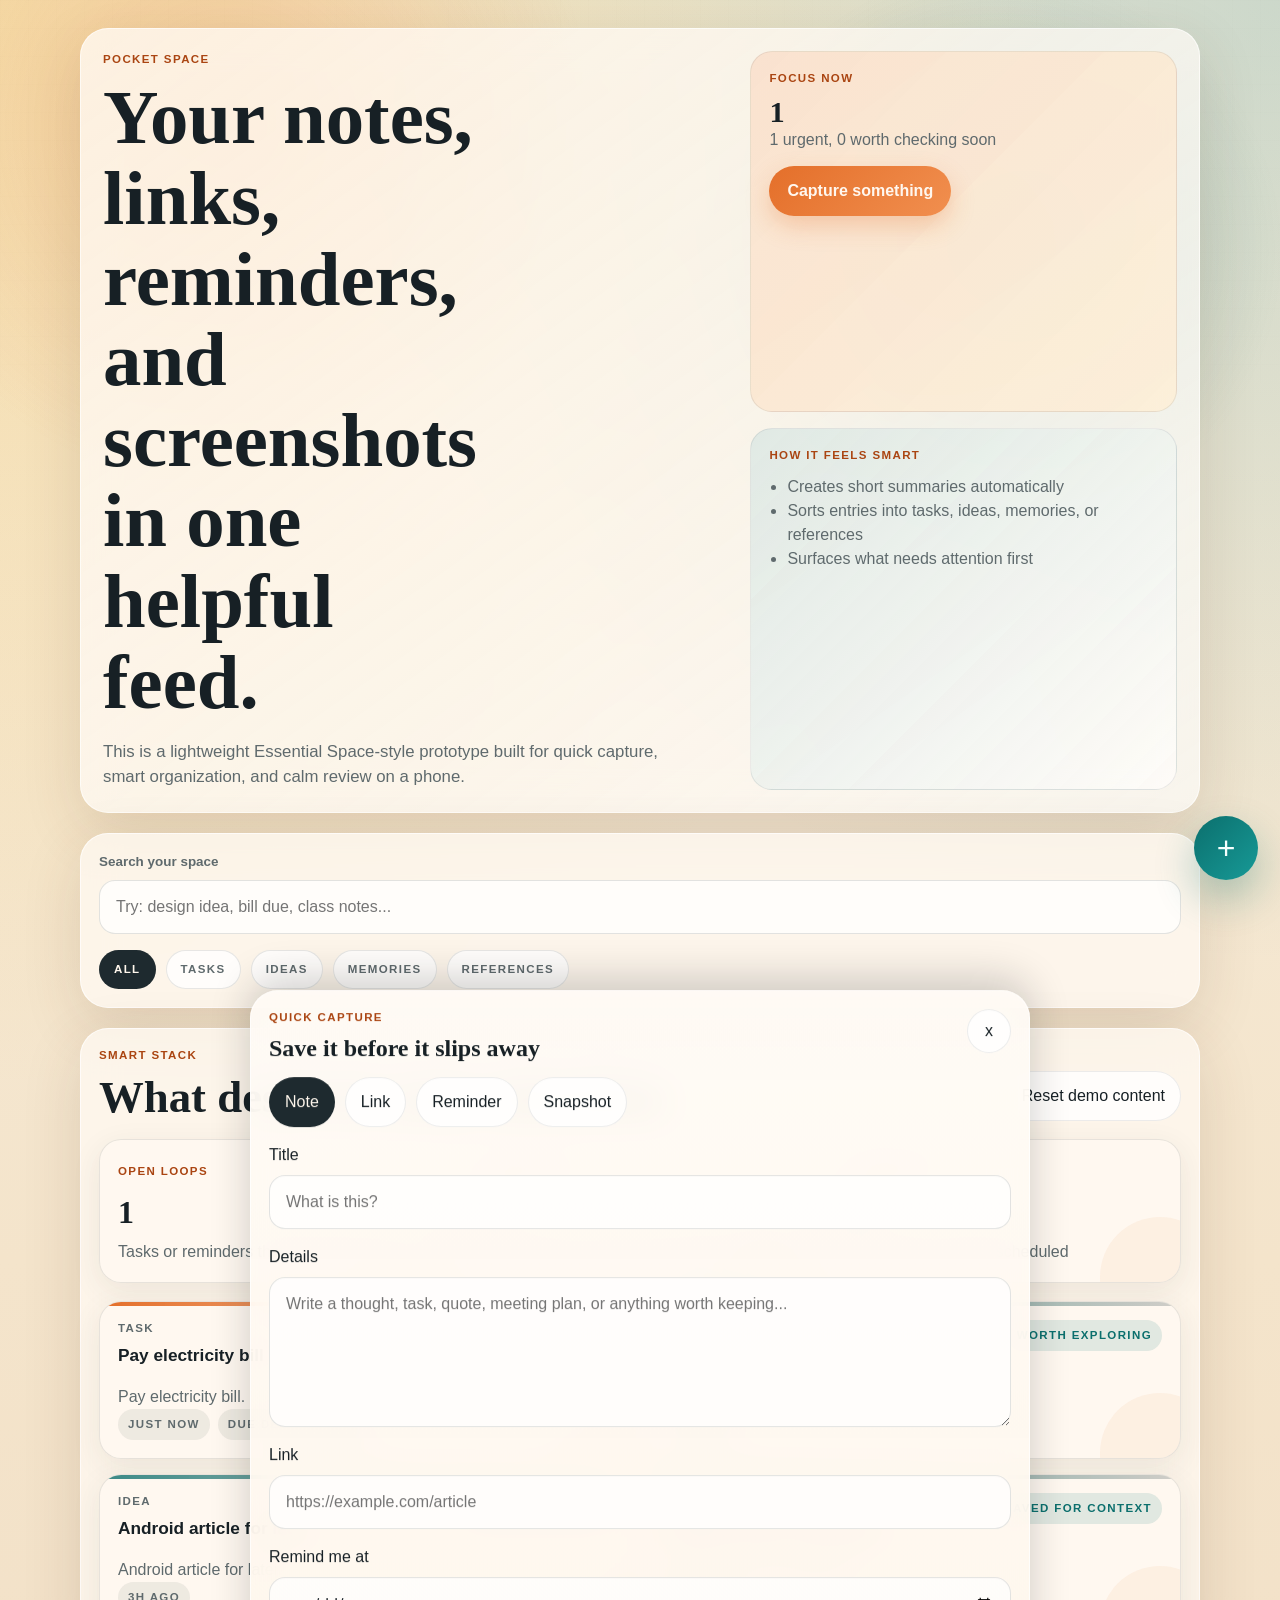
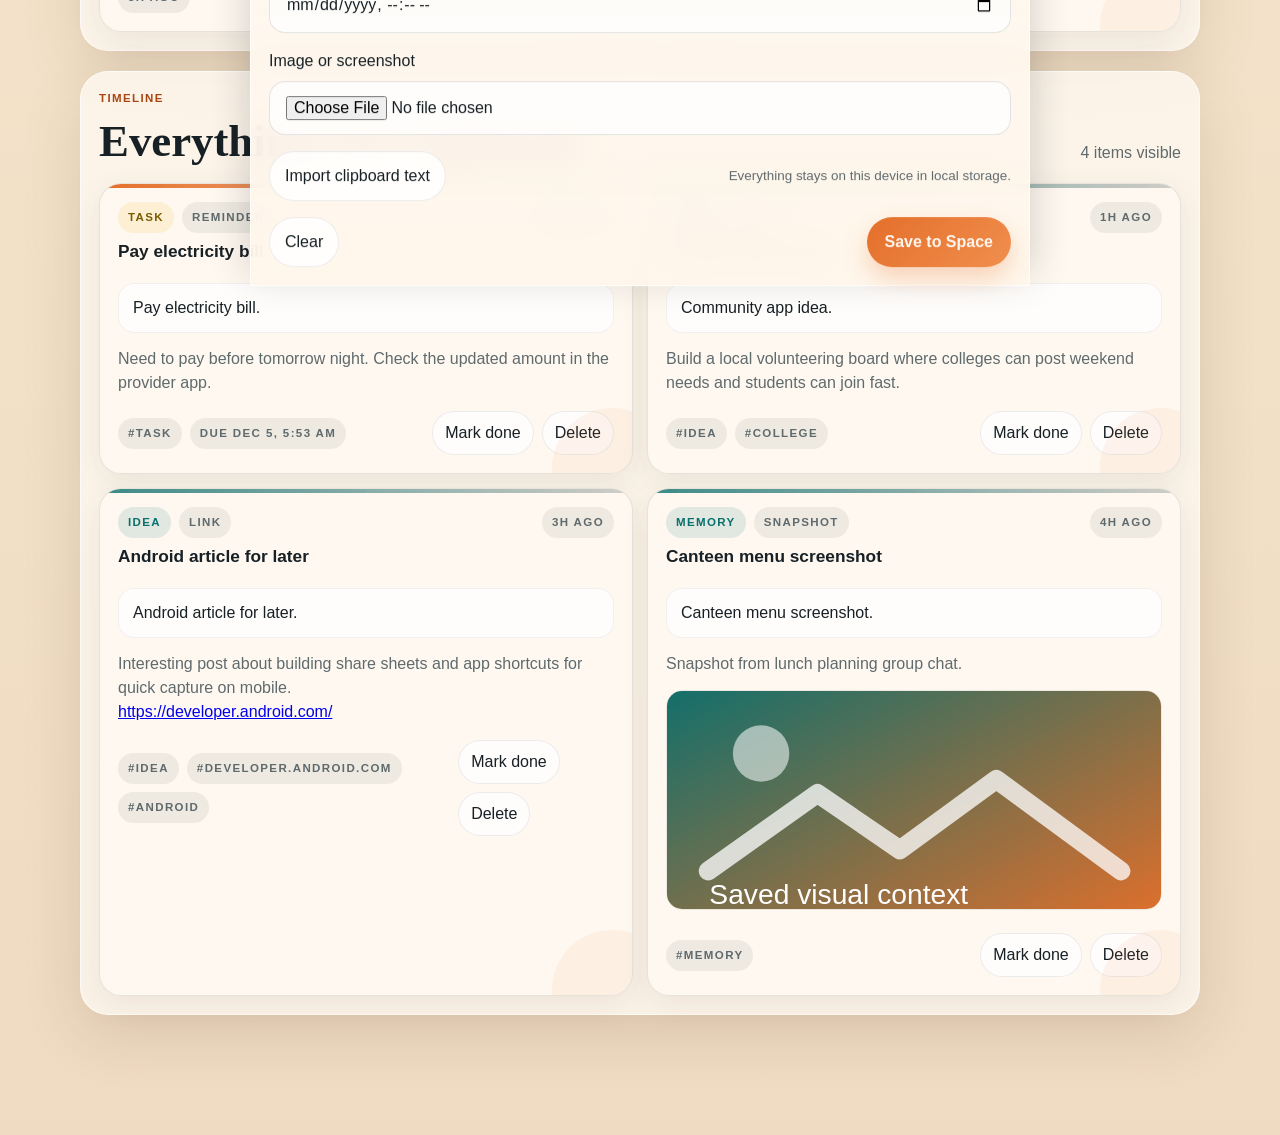
<file: index.html>
<!doctype html>
<html lang="en">
  <head>
    <meta charset="utf-8">
    <meta name="viewport" content="width=device-width, initial-scale=1">
    <meta name="theme-color" content="#e46f2a">
    <meta
      name="description"
      content="Pocket Space is a mobile-first capture board that turns notes, links, reminders, and screenshots into a useful personal feed."
    >
    <link rel="manifest" href="manifest.webmanifest">
    <link rel="icon" href="assets/icon.svg" type="image/svg+xml">
    <link rel="stylesheet" href="styles.css">
    <title>Pocket Space</title>
  </head>
  <body>
    <div class="ambient ambient-a" aria-hidden="true"></div>
    <div class="ambient ambient-b" aria-hidden="true"></div>
    <div class="ambient-grid" aria-hidden="true"></div>

    <main class="app-shell">
      <header class="hero">
        <div class="brand-lockup">
          <p class="brand-pill">Pocket Space</p>
          <h1>Your notes, links, reminders, and screenshots in one helpful feed.</h1>
          <p class="hero-copy">
            This is a lightweight Essential Space-style prototype built for quick capture,
            smart organization, and calm review on a phone.
          </p>
        </div>

        <div class="hero-panels">
          <section class="hero-card hero-card-primary">
            <p class="eyebrow">Focus now</p>
            <div id="focusSummary" class="focus-summary"></div>
            <button id="openComposer" class="primary-button" type="button">Capture something</button>
          </section>

          <section class="hero-card hero-card-secondary">
            <p class="eyebrow">How it feels smart</p>
            <ul class="feature-list">
              <li>Creates short summaries automatically</li>
              <li>Sorts entries into tasks, ideas, memories, or references</li>
              <li>Surfaces what needs attention first</li>
            </ul>
          </section>
        </div>
      </header>

      <section class="command-strip">
        <label class="search-field" for="searchInput">
          <span>Search your space</span>
          <input
            id="searchInput"
            type="search"
            placeholder="Try: design idea, bill due, class notes..."
            autocomplete="off"
          >
        </label>

        <div id="filterBar" class="filter-bar" role="tablist" aria-label="Item filters"></div>
      </section>

      <section class="dashboard">
        <div class="dashboard-head">
          <div>
            <p class="section-label">Smart Stack</p>
            <h2>What deserves your attention</h2>
          </div>
          <button id="seedButton" class="ghost-button" type="button">Reset demo content</button>
        </div>

        <div id="highlights" class="highlights"></div>
        <div id="focusList" class="focus-list"></div>
      </section>

      <section class="timeline-shell">
        <div class="dashboard-head">
          <div>
            <p class="section-label">Timeline</p>
            <h2>Everything you captured</h2>
          </div>
          <p id="resultCount" class="result-count"></p>
        </div>

        <div id="timeline" class="timeline"></div>
      </section>
    </main>

    <button id="fabButton" class="fab" type="button" aria-label="Capture something new">
      +
    </button>

    <div id="sheetBackdrop" class="sheet-backdrop" hidden></div>

    <section id="composerSheet" class="composer-sheet" aria-hidden="true">
      <form id="captureForm" class="capture-form">
        <div class="composer-head">
          <div>
            <p class="section-label">Quick capture</p>
            <h2>Save it before it slips away</h2>
          </div>
          <button id="closeComposer" class="icon-button" type="button" aria-label="Close composer">
            x
          </button>
        </div>

        <div class="capture-type-bar" role="tablist" aria-label="Capture type">
          <button class="capture-type is-active" data-capture-type="note" type="button">Note</button>
          <button class="capture-type" data-capture-type="link" type="button">Link</button>
          <button class="capture-type" data-capture-type="reminder" type="button">Reminder</button>
          <button class="capture-type" data-capture-type="image" type="button">Snapshot</button>
        </div>

        <label class="field">
          <span>Title</span>
          <input name="title" type="text" maxlength="120" placeholder="What is this?" required>
        </label>

        <label class="field">
          <span>Details</span>
          <textarea
            name="content"
            rows="5"
            maxlength="1600"
            placeholder="Write a thought, task, quote, meeting plan, or anything worth keeping..."
          ></textarea>
        </label>

        <label class="field conditional-field" data-visible-for="link" hidden>
          <span>Link</span>
          <input name="url" type="url" placeholder="https://example.com/article">
        </label>

        <label class="field conditional-field" data-visible-for="reminder" hidden>
          <span>Remind me at</span>
          <input name="remindAt" type="datetime-local">
        </label>

        <label class="field conditional-field" data-visible-for="image" hidden>
          <span>Image or screenshot</span>
          <input name="image" type="file" accept="image/*">
        </label>

        <div class="utility-row">
          <button id="clipboardButton" class="ghost-button" type="button">Import clipboard text</button>
          <p class="helper-text">Everything stays on this device in local storage.</p>
        </div>

        <div class="composer-actions">
          <button class="ghost-button" id="clearFormButton" type="reset">Clear</button>
          <button class="primary-button" type="submit">Save to Space</button>
        </div>
      </form>
    </section>

    <script src="app.js" defer></script>
  </body>
</html>
</file>
<file: styles.css>
:root {
  --bg: #f6ead6;
  --surface: rgba(255, 250, 244, 0.76);
  --surface-strong: rgba(255, 249, 241, 0.94);
  --surface-dark: #1e2a2f;
  --text: #172025;
  --muted: #5f6a6d;
  --line: rgba(23, 32, 37, 0.12);
  --accent: #e46f2a;
  --accent-deep: #aa4512;
  --accent-soft: rgba(228, 111, 42, 0.14);
  --teal: #0b6f6d;
  --teal-soft: rgba(11, 111, 109, 0.12);
  --sun: #f3b83b;
  --shadow: 0 18px 60px rgba(87, 51, 26, 0.14);
  --radius-xl: 28px;
  --radius-lg: 22px;
  --radius-md: 16px;
  --body-font: "Trebuchet MS", "Segoe UI Variable Text", "Gill Sans", sans-serif;
  --display-font: "Georgia", "Palatino Linotype", serif;
}

* {
  box-sizing: border-box;
}

html {
  scroll-behavior: smooth;
}

body {
  margin: 0;
  min-height: 100vh;
  background:
    radial-gradient(circle at top left, rgba(243, 184, 59, 0.32), transparent 36%),
    radial-gradient(circle at top right, rgba(11, 111, 109, 0.18), transparent 32%),
    linear-gradient(180deg, #f7efdf 0%, #f4e4cb 46%, #efdbc2 100%);
  color: var(--text);
  font-family: var(--body-font);
  line-height: 1.5;
  overflow-x: hidden;
}

button,
input,
textarea {
  font: inherit;
}

button {
  cursor: pointer;
}

.ambient,
.ambient-grid {
  position: fixed;
  inset: 0;
  pointer-events: none;
}

.ambient-a {
  background: radial-gradient(circle at 18% 14%, rgba(228, 111, 42, 0.2), transparent 28%);
  animation: drift 14s ease-in-out infinite alternate;
}

.ambient-b {
  background: radial-gradient(circle at 78% 28%, rgba(11, 111, 109, 0.18), transparent 24%);
  animation: drift 18s ease-in-out infinite alternate-reverse;
}

.ambient-grid {
  opacity: 0.26;
  background-image:
    linear-gradient(rgba(23, 32, 37, 0.04) 1px, transparent 1px),
    linear-gradient(90deg, rgba(23, 32, 37, 0.04) 1px, transparent 1px);
  background-size: 28px 28px;
  mask-image: linear-gradient(180deg, rgba(0, 0, 0, 0.7), transparent 85%);
}

.app-shell {
  position: relative;
  z-index: 1;
  width: min(1120px, calc(100% - 32px));
  margin: 0 auto;
  padding: 28px 0 120px;
}

.hero,
.command-strip,
.dashboard,
.timeline-shell,
.composer-sheet {
  backdrop-filter: blur(18px);
  -webkit-backdrop-filter: blur(18px);
}

.hero {
  display: grid;
  gap: 20px;
  padding: 22px;
  border: 1px solid rgba(255, 255, 255, 0.65);
  border-radius: var(--radius-xl);
  background: linear-gradient(145deg, rgba(255, 247, 238, 0.84), rgba(255, 255, 255, 0.62));
  box-shadow: var(--shadow);
}

.brand-pill,
.section-label,
.eyebrow,
.meta-chip,
.filter-chip,
.type-chip {
  text-transform: uppercase;
  letter-spacing: 0.12em;
  font-size: 0.72rem;
}

.brand-pill,
.section-label,
.eyebrow {
  margin: 0 0 10px;
  color: var(--accent-deep);
  font-weight: 700;
}

.hero h1,
.dashboard-head h2,
.composer-head h2 {
  margin: 0;
  font-family: var(--display-font);
  line-height: 1.05;
}

.hero h1 {
  font-size: clamp(2.4rem, 6vw, 4.8rem);
  max-width: 10ch;
}

.hero-copy {
  max-width: 60ch;
  margin: 16px 0 0;
  color: var(--muted);
  font-size: 1.05rem;
}

.hero-panels {
  display: grid;
  gap: 16px;
}

.hero-card {
  padding: 18px;
  border-radius: var(--radius-lg);
  border: 1px solid rgba(23, 32, 37, 0.08);
}

.hero-card-primary {
  background:
    linear-gradient(135deg, rgba(228, 111, 42, 0.16), rgba(243, 184, 59, 0.12)),
    rgba(255, 249, 241, 0.82);
}

.hero-card-secondary {
  background:
    linear-gradient(135deg, rgba(11, 111, 109, 0.12), rgba(255, 255, 255, 0.24)),
    rgba(255, 253, 248, 0.72);
}

.focus-summary {
  margin-bottom: 14px;
}

.focus-summary strong {
  display: block;
  font-size: 1.9rem;
  font-family: var(--display-font);
  line-height: 1;
}

.focus-summary span {
  color: var(--muted);
}

.feature-list {
  margin: 0;
  padding-left: 18px;
  color: var(--muted);
}

.command-strip,
.dashboard,
.timeline-shell {
  margin-top: 20px;
  padding: 18px;
  border-radius: var(--radius-xl);
  background: var(--surface);
  border: 1px solid rgba(255, 255, 255, 0.7);
  box-shadow: var(--shadow);
}

.search-field {
  display: grid;
  gap: 8px;
}

.search-field span {
  font-size: 0.84rem;
  font-weight: 700;
  color: var(--muted);
}

.search-field input,
.field input,
.field textarea {
  width: 100%;
  border: 1px solid var(--line);
  background: rgba(255, 255, 255, 0.74);
  border-radius: var(--radius-md);
  color: var(--text);
  padding: 14px 16px;
  transition: border-color 180ms ease, transform 180ms ease, background 180ms ease;
}

.search-field input:focus,
.field input:focus,
.field textarea:focus {
  outline: none;
  border-color: rgba(228, 111, 42, 0.7);
  transform: translateY(-1px);
  background: rgba(255, 255, 255, 0.94);
}

.field textarea {
  min-height: 132px;
  resize: vertical;
}

.filter-bar {
  display: flex;
  flex-wrap: wrap;
  gap: 10px;
  margin-top: 16px;
}

.filter-chip {
  border: 1px solid rgba(23, 32, 37, 0.1);
  border-radius: 999px;
  background: rgba(255, 255, 255, 0.8);
  padding: 10px 14px;
  color: var(--muted);
  font-weight: 700;
}

.filter-chip.is-active,
.capture-type.is-active {
  background: var(--surface-dark);
  color: #fff7ed;
  border-color: transparent;
}

.dashboard-head {
  display: flex;
  align-items: end;
  justify-content: space-between;
  gap: 12px;
  margin-bottom: 18px;
}

.dashboard-head h2 {
  font-size: clamp(1.8rem, 4vw, 2.8rem);
}

.result-count {
  margin: 0;
  color: var(--muted);
}

.highlights {
  display: grid;
  gap: 14px;
}

.highlight-card,
.item-card,
.focus-card {
  position: relative;
  overflow: hidden;
  padding: 18px;
  border-radius: var(--radius-lg);
  border: 1px solid rgba(23, 32, 37, 0.1);
  background: var(--surface-strong);
  box-shadow: 0 8px 30px rgba(47, 34, 21, 0.08);
  animation: card-in 360ms ease both;
  animation-delay: var(--delay, 0ms);
}

.highlight-card::after,
.item-card::after,
.focus-card::after {
  content: "";
  position: absolute;
  inset: auto -40px -55px auto;
  width: 120px;
  height: 120px;
  border-radius: 999px;
  background: rgba(228, 111, 42, 0.07);
}

.highlight-card strong,
.item-card h3,
.focus-card h3 {
  display: block;
  margin: 6px 0 4px;
  font-size: 1.08rem;
}

.highlight-card p,
.item-card p,
.focus-card p {
  margin: 0;
  color: var(--muted);
}

.highlight-card .metric {
  font-size: 2rem;
  font-family: var(--display-font);
  color: var(--text);
}

.focus-list,
.timeline {
  display: grid;
  gap: 14px;
  margin-top: 18px;
}

.item-top,
.card-foot,
.focus-top,
.utility-row,
.composer-actions {
  display: flex;
  align-items: center;
  justify-content: space-between;
  gap: 12px;
}

.item-top,
.focus-top {
  align-items: flex-start;
  margin-bottom: 12px;
}

.card-meta,
.chip-row,
.card-actions,
.focus-chips {
  display: flex;
  flex-wrap: wrap;
  gap: 8px;
}

.meta-chip,
.type-chip {
  display: inline-flex;
  align-items: center;
  gap: 6px;
  padding: 7px 10px;
  border-radius: 999px;
  font-weight: 700;
}

.meta-chip {
  background: rgba(23, 32, 37, 0.07);
  color: var(--muted);
}

.type-chip {
  background: var(--accent-soft);
  color: var(--accent-deep);
}

.type-chip[data-tone="teal"] {
  background: var(--teal-soft);
  color: var(--teal);
}

.type-chip[data-tone="sun"] {
  background: rgba(243, 184, 59, 0.16);
  color: #7a5d00;
}

.summary-block {
  margin: 14px 0;
  padding: 12px 14px;
  border-radius: var(--radius-md);
  background: rgba(255, 255, 255, 0.78);
  border: 1px solid rgba(23, 32, 37, 0.06);
}

.card-foot {
  margin-top: 16px;
}

.mini-button,
.ghost-button,
.primary-button,
.icon-button,
.fab,
.capture-type {
  border: none;
  border-radius: 999px;
  transition: transform 180ms ease, box-shadow 180ms ease, background 180ms ease;
}

.mini-button:hover,
.ghost-button:hover,
.primary-button:hover,
.icon-button:hover,
.fab:hover,
.capture-type:hover,
.filter-chip:hover {
  transform: translateY(-1px);
}

.primary-button {
  padding: 13px 18px;
  background: linear-gradient(135deg, var(--accent), #f18f4f);
  color: #fff7ef;
  font-weight: 700;
  box-shadow: 0 10px 24px rgba(228, 111, 42, 0.28);
}

.ghost-button,
.capture-type,
.mini-button,
.icon-button {
  background: rgba(255, 255, 255, 0.8);
  color: var(--text);
  padding: 12px 15px;
  border: 1px solid rgba(23, 32, 37, 0.08);
}

.mini-button {
  padding: 9px 12px;
}

.icon-button {
  width: 44px;
  height: 44px;
  padding: 0;
}

.item-card.is-done {
  opacity: 0.72;
}

.item-card.is-done .summary-block,
.item-card.is-done h3 {
  text-decoration: line-through;
}

.empty-state {
  padding: 24px;
  border-radius: var(--radius-lg);
  border: 1px dashed rgba(23, 32, 37, 0.18);
  color: var(--muted);
  background: rgba(255, 255, 255, 0.48);
  text-align: center;
}

.fab {
  position: fixed;
  right: 22px;
  bottom: 20px;
  z-index: 30;
  width: 64px;
  height: 64px;
  background: linear-gradient(135deg, var(--teal), #179a97);
  color: #f6fffd;
  font-size: 2rem;
  box-shadow: 0 18px 40px rgba(11, 111, 109, 0.32);
}

.sheet-backdrop {
  position: fixed;
  inset: 0;
  z-index: 39;
  background: rgba(14, 16, 18, 0.4);
  backdrop-filter: blur(6px);
}

.composer-sheet {
  position: fixed;
  inset: auto 0 0;
  z-index: 40;
  width: min(780px, calc(100% - 16px));
  margin: 0 auto;
  padding: 18px;
  border-radius: 28px 28px 0 0;
  background:
    linear-gradient(180deg, rgba(255, 251, 246, 0.94), rgba(255, 246, 235, 0.92));
  border: 1px solid rgba(255, 255, 255, 0.72);
  box-shadow: 0 -12px 40px rgba(18, 23, 28, 0.2);
  transform: translateY(110%);
  transition: transform 240ms ease;
}

.composer-sheet.is-open {
  transform: translateY(0);
}

.capture-form,
.field {
  display: grid;
  gap: 8px;
}

.capture-form {
  gap: 16px;
}

.composer-head {
  display: flex;
  justify-content: space-between;
  align-items: start;
  gap: 12px;
}

.capture-type-bar {
  display: flex;
  flex-wrap: wrap;
  gap: 10px;
}

.helper-text {
  margin: 0;
  color: var(--muted);
  font-size: 0.84rem;
}

.priority-band {
  height: 4px;
  margin: -18px -18px 14px;
  background: linear-gradient(90deg, var(--accent), var(--sun));
}

.priority-band[data-priority="1"] {
  background: linear-gradient(90deg, rgba(11, 111, 109, 0.8), rgba(23, 32, 37, 0.2));
}

.priority-band[data-priority="2"] {
  background: linear-gradient(90deg, var(--sun), rgba(243, 184, 59, 0.2));
}

.priority-band[data-priority="3"] {
  background: linear-gradient(90deg, var(--accent), rgba(228, 111, 42, 0.18));
}

.thumb {
  width: 100%;
  max-height: 220px;
  margin-top: 14px;
  object-fit: cover;
  border-radius: var(--radius-md);
  border: 1px solid rgba(23, 32, 37, 0.08);
}

@media (min-width: 700px) {
  .hero {
    grid-template-columns: minmax(0, 1.25fr) minmax(320px, 0.85fr);
    align-items: stretch;
  }

  .hero-panels {
    grid-template-rows: 1fr 1fr;
  }

  .highlights {
    grid-template-columns: repeat(3, minmax(0, 1fr));
  }

  .timeline {
    grid-template-columns: repeat(2, minmax(0, 1fr));
  }

  .focus-list {
    grid-template-columns: repeat(2, minmax(0, 1fr));
  }

  .composer-sheet {
    left: 50%;
    right: auto;
    transform: translate(-50%, 110%);
  }

  .composer-sheet.is-open {
    transform: translate(-50%, 0);
  }
}

@media (max-width: 699px) {
  .app-shell {
    width: min(100% - 20px, 720px);
    padding-top: 16px;
  }

  .hero,
  .command-strip,
  .dashboard,
  .timeline-shell {
    padding: 16px;
  }

  .dashboard-head,
  .utility-row,
  .composer-actions,
  .card-foot {
    align-items: stretch;
    flex-direction: column;
  }

  .dashboard-head > *,
  .utility-row > *,
  .composer-actions > * {
    width: 100%;
  }

  .fab {
    right: 14px;
    bottom: 14px;
  }
}

@keyframes drift {
  from {
    transform: translate3d(0, 0, 0) scale(1);
  }

  to {
    transform: translate3d(0, 18px, 0) scale(1.08);
  }
}

@keyframes card-in {
  from {
    opacity: 0;
    transform: translateY(18px) scale(0.98);
  }

  to {
    opacity: 1;
    transform: translateY(0) scale(1);
  }
}
</file>
